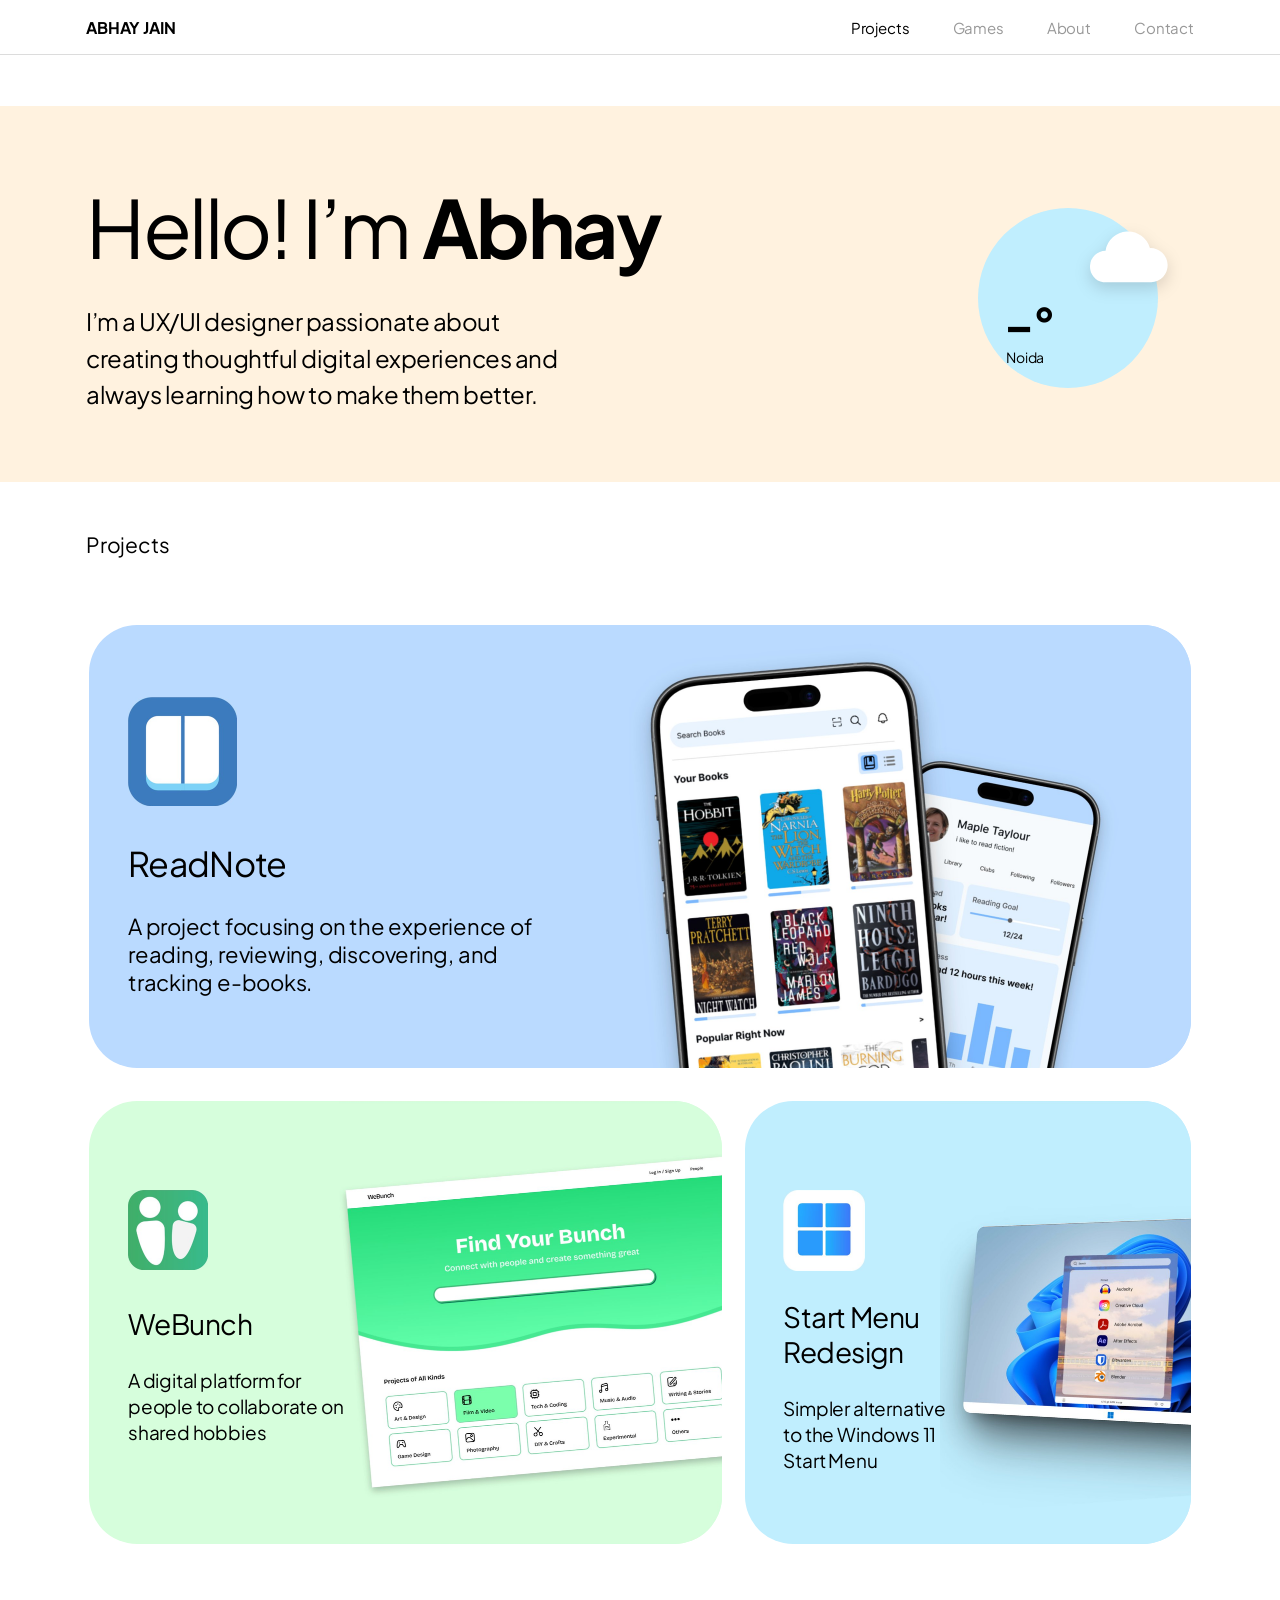
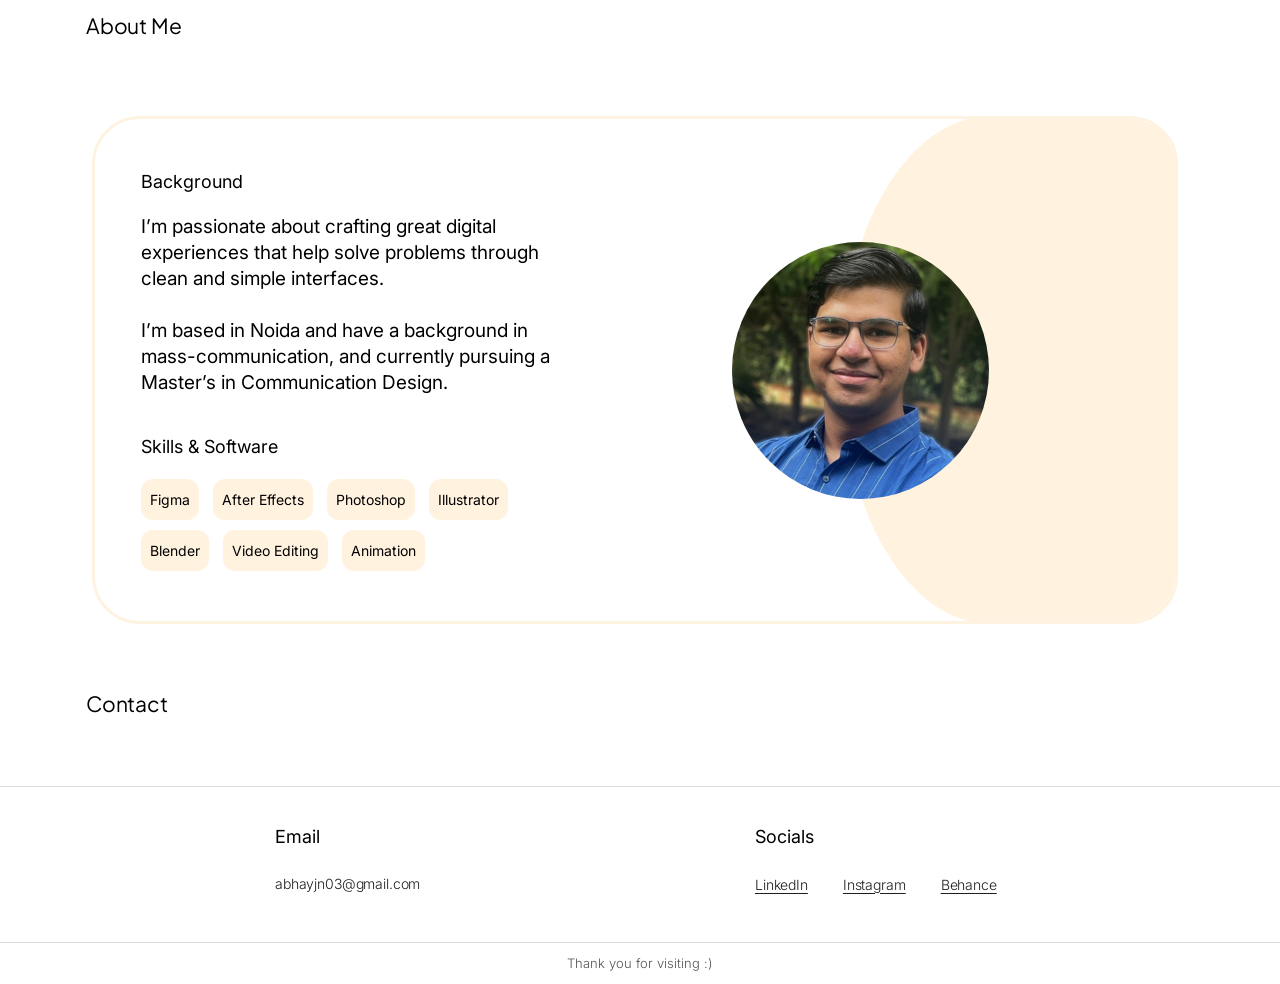
<file: index.html>
<!DOCTYPE html>
<html lang="en">
<head>
  <meta charset="UTF-8">
  <meta name="viewport" content="width=device-width, initial-scale=1">
  <title>Abhay Jain – UX/UI Designer</title>
  <meta name="description" content="Portfolio of Abhay Jain, a UX/UI designer creating thoughtful digital experiences.">

  <link rel="preconnect" href="https://fonts.googleapis.com">
  <link rel="preconnect" href="https://fonts.gstatic.com" crossorigin>
  <link href="https://fonts.googleapis.com/css2?family=Inter:wght@300;400;500;600&family=Plus+Jakarta+Sans:wght@300;400;500;600;700;800&display=swap" rel="stylesheet">
  <link rel="stylesheet" href="css/style.css">
</head>
<body>

  <!-- Header -->
  <header class="site-header">
    <div class="wrap header-inner">
      <a class="logo" href="index.html">ABHAY JAIN</a>
      <nav class="nav" aria-label="Main">
        <a href="index.html" aria-current="page">Projects</a>
        <a href="games.html">Games</a>
        <a href="wip.html">About</a>
        <a href="wip.html">Contact</a>
      </nav>
    </div>
  </header>

  <main>

    <!-- Hero -->
    <section class="hero" aria-labelledby="hero-title">
      <div class="wrap">
        <h1 id="hero-title">Hello! I’m <strong>Abhay</strong></h1>
        <p class="hero-sub">
          I’m a UX/UI designer passionate about<br class="br-d">
          creating thoughtful digital experiences and<br class="br-d">
          always learning how to make them better.
        </p>

        <!-- Live weather for Noida (Open-Meteo) -->
        <div class="weather" data-weather data-icon="cloud" data-night="false">
          <button class="weather-circle" type="button" aria-expanded="false" aria-controls="weather-card" aria-label="Weather in Noida. Show details.">
            <svg class="weather-art" viewBox="0 0 120 120" aria-hidden="true" focusable="false">
              <defs>
                <path id="w-cloud" d="M28 70 a14 14 0 0 1 2-27.8 A20 20 0 0 1 69 40 a15 15 0 0 1 1 30 Z"/>
              </defs>

              <!-- sun -->
              <g class="ic ic-sun">
                <g class="rays" stroke="#FFC94D" stroke-width="6" stroke-linecap="round">
                  <line x1="60" y1="16" x2="60" y2="24"/><line x1="60" y1="88" x2="60" y2="96"/>
                  <line x1="16" y1="56" x2="24" y2="56"/><line x1="96" y1="56" x2="104" y2="56"/>
                  <line x1="29" y1="25" x2="35" y2="31"/><line x1="85" y1="81" x2="91" y2="87"/>
                  <line x1="91" y1="25" x2="85" y2="31"/><line x1="35" y1="81" x2="29" y2="87"/>
                </g>
                <circle cx="60" cy="56" r="22" fill="#FFC94D"/>
              </g>

              <!-- small sun peeking behind a cloud -->
              <g class="ic ic-sunsm">
                <g class="rays" stroke="#FFC94D" stroke-width="5" stroke-linecap="round">
                  <line x1="46" y1="8" x2="46" y2="15"/><line x1="12" y1="42" x2="19" y2="42"/>
                  <line x1="22" y1="18" x2="27" y2="23"/><line x1="70" y1="18" x2="65" y2="23"/>
                  <line x1="73" y1="42" x2="80" y2="42"/>
                </g>
                <circle cx="46" cy="42" r="17" fill="#FFC94D"/>
              </g>

              <!-- moon -->
              <g class="ic ic-moon">
                <path d="M70 18 a36 36 0 1 0 30 56 a30 30 0 0 1 -30 -56z" fill="#FFE9A8"/>
                <circle class="twinkle" cx="92" cy="26" r="3" fill="#fff"/>
                <circle class="twinkle t2" cx="104" cy="46" r="2.2" fill="#fff"/>
                <circle class="twinkle t3" cx="80" cy="50" r="1.8" fill="#fff"/>
              </g>

              <!-- small moon behind a cloud -->
              <g class="ic ic-moonsm">
                <path d="M52 12 a26 26 0 1 0 22 40 a21 21 0 0 1 -22 -40z" fill="#FFE9A8"/>
                <circle class="twinkle" cx="82" cy="18" r="2.6" fill="#fff"/>
                <circle class="twinkle t2" cx="94" cy="34" r="2" fill="#fff"/>
              </g>

              <!-- fog lines -->
              <g class="ic ic-fog" stroke="#fff" stroke-width="5" stroke-linecap="round">
                <line x1="30" y1="98" x2="86" y2="98"/><line x1="40" y1="108" x2="96" y2="108"/>
              </g>

              <!-- cloud -->
              <g class="ic ic-cloud">
                <use href="#w-cloud" transform="translate(12 22) scale(1.02)" fill="#fff"/>
              </g>

              <!-- rain -->
              <g class="ic ic-rain" stroke="#4F9BFF" stroke-width="5" stroke-linecap="round">
                <line class="drop" x1="44" y1="100" x2="40" y2="110"/>
                <line class="drop d2" x1="62" y1="100" x2="58" y2="110"/>
                <line class="drop d3" x1="80" y1="100" x2="76" y2="110"/>
              </g>

              <!-- snow -->
              <g class="ic ic-snow" fill="#fff">
                <circle class="flake" cx="44" cy="102" r="3.4"/>
                <circle class="flake d2" cx="62" cy="108" r="3.4"/>
                <circle class="flake d3" cx="80" cy="102" r="3.4"/>
              </g>

              <!-- lightning -->
              <path class="ic ic-bolt" d="M66 82 L52 104 H62 L56 118 L78 92 H67 Z" fill="#FFC94D"/>
            </svg>

            <span class="weather-temp" data-temp>--°</span>
            <span class="weather-place">Noida</span>
          </button>

          <div class="weather-card" id="weather-card" role="status" aria-live="polite">
            <p class="wc-place">Noida, India</p>
            <p class="wc-time" data-time>--:--</p>
            <p class="wc-date" data-date>&nbsp;</p>
            <p class="wc-cond" data-cond>Loading weather…</p>
            <dl class="wc-stats">
              <div><dt>Feels like</dt><dd data-feels>–</dd></div>
              <div><dt>Humidity</dt><dd data-humidity>–</dd></div>
              <div><dt>Wind</dt><dd data-wind>–</dd></div>
              <div><dt>Rain</dt><dd data-rain>–</dd></div>
            </dl>
            <p class="wc-credit">Weather data by <a href="https://open-meteo.com/" target="_blank" rel="noopener">Open-Meteo</a></p>
          </div>
        </div>
      </div>
    </section>

    <!-- Projects -->
    <section class="section section-projects" id="projects" aria-labelledby="projects-label">
      <div class="wrap">
        <h2 class="section-label" id="projects-label">Projects</h2>

        <div class="project-grid">

          <a class="card card-readnote" href="wip.html">
            <div class="card-text">
              <img class="card-icon" src="assets/readnote-icon.webp" width="109" height="109" alt="">
              <h3 class="card-title">ReadNote</h3>
              <p class="card-desc">
                A project focusing on the experience of<br class="br-d">
                reading, reviewing, discovering, and<br class="br-d">
                tracking e-books.
              </p>
            </div>
            <img class="card-mockup" src="assets/readnote-mockup.webp" width="562" height="443" alt="ReadNote app screens showing a book library and a reading profile">
          </a>

          <a class="card card-webunch" href="wip.html">
            <div class="card-text">
              <img class="card-icon" src="assets/webunch-icon.webp" width="80" height="80" alt="">
              <h3 class="card-title">WeBunch</h3>
              <p class="card-desc">
                A digital platform for<br class="br-d">
                people to collaborate on<br class="br-d">
                shared hobbies
              </p>
            </div>
            <img class="card-mockup" src="assets/webunch-mockup.webp" width="383" height="442" alt="WeBunch website with a search bar and project categories">
          </a>

          <a class="card card-startmenu" href="wip.html">
            <div class="card-text">
              <img class="card-icon" src="assets/startmenu-icon.webp" width="82" height="81" alt="">
              <h3 class="card-title">Start Menu<br>Redesign</h3>
              <p class="card-desc">
                Simpler alternative<br class="br-d">
                to the Windows 11<br class="br-d">
                Start Menu
              </p>
            </div>
            <img class="card-mockup" src="assets/startmenu-mockup.webp" width="250" height="442" alt="Redesigned Windows 11 Start Menu on a desktop">
          </a>

        </div>
      </div>
    </section>

    <!-- About -->
    <section class="section section-about" id="about" aria-labelledby="about-label">
      <div class="wrap">
        <h2 class="section-label" id="about-label">About Me</h2>

        <div class="about-card">
          <div class="about-shape" aria-hidden="true"></div>

          <div class="about-text">
            <h3 class="about-heading">Background</h3>
            <p>
              I’m passionate about crafting great digital<br class="br-d">
              experiences that help solve problems through<br class="br-d">
              clean and simple interfaces.
            </p>
            <p>
              I’m based in Noida and have a background in<br class="br-d">
              mass-communication, and currently pursuing a<br class="br-d">
              Master’s in Communication Design.
            </p>

            <h3 class="about-heading about-heading-skills">Skills &amp; Software</h3>
            <ul class="chips">
              <li>Figma</li>
              <li>After Effects</li>
              <li>Photoshop</li>
              <li>Illustrator</li>
              <li>Blender</li>
              <li>Video Editing</li>
              <li>Animation</li>
            </ul>
          </div>

          <img class="about-photo" src="assets/abhay.jpg" width="257" height="257" alt="Portrait of Abhay Jain">
        </div>
      </div>
    </section>

    <!-- Contact -->
    <section class="section section-contact" id="contact" aria-labelledby="contact-label">
      <div class="wrap">
        <h2 class="section-label" id="contact-label">Contact</h2>
      </div>
    </section>

  </main>

  <!-- Footer -->
  <footer class="site-footer">
    <div class="footer-top">
      <div class="footer-inner">
        <div class="footer-col">
          <h3 class="footer-heading">Email</h3>
          <a class="footer-link" href="mailto:abhayjn03@gmail.com">abhayjn03@gmail.com</a>
        </div>
        <div class="footer-col">
          <h3 class="footer-heading">Socials</h3>
          <ul class="socials">
            <!-- TODO: replace the "#" placeholders with your own profile URLs -->
            <li><a class="footer-link" href="#" target="_blank" rel="noopener">LinkedIn</a></li>
            <li><a class="footer-link" href="#" target="_blank" rel="noopener">Instagram</a></li>
            <li><a class="footer-link" href="#" target="_blank" rel="noopener">Behance</a></li>
          </ul>
        </div>
      </div>
    </div>
    <p class="footer-thanks">Thank you for visiting :)</p>
  </footer>

  <script src="js/weather.js" defer></script>
</body>
</html>
</file>
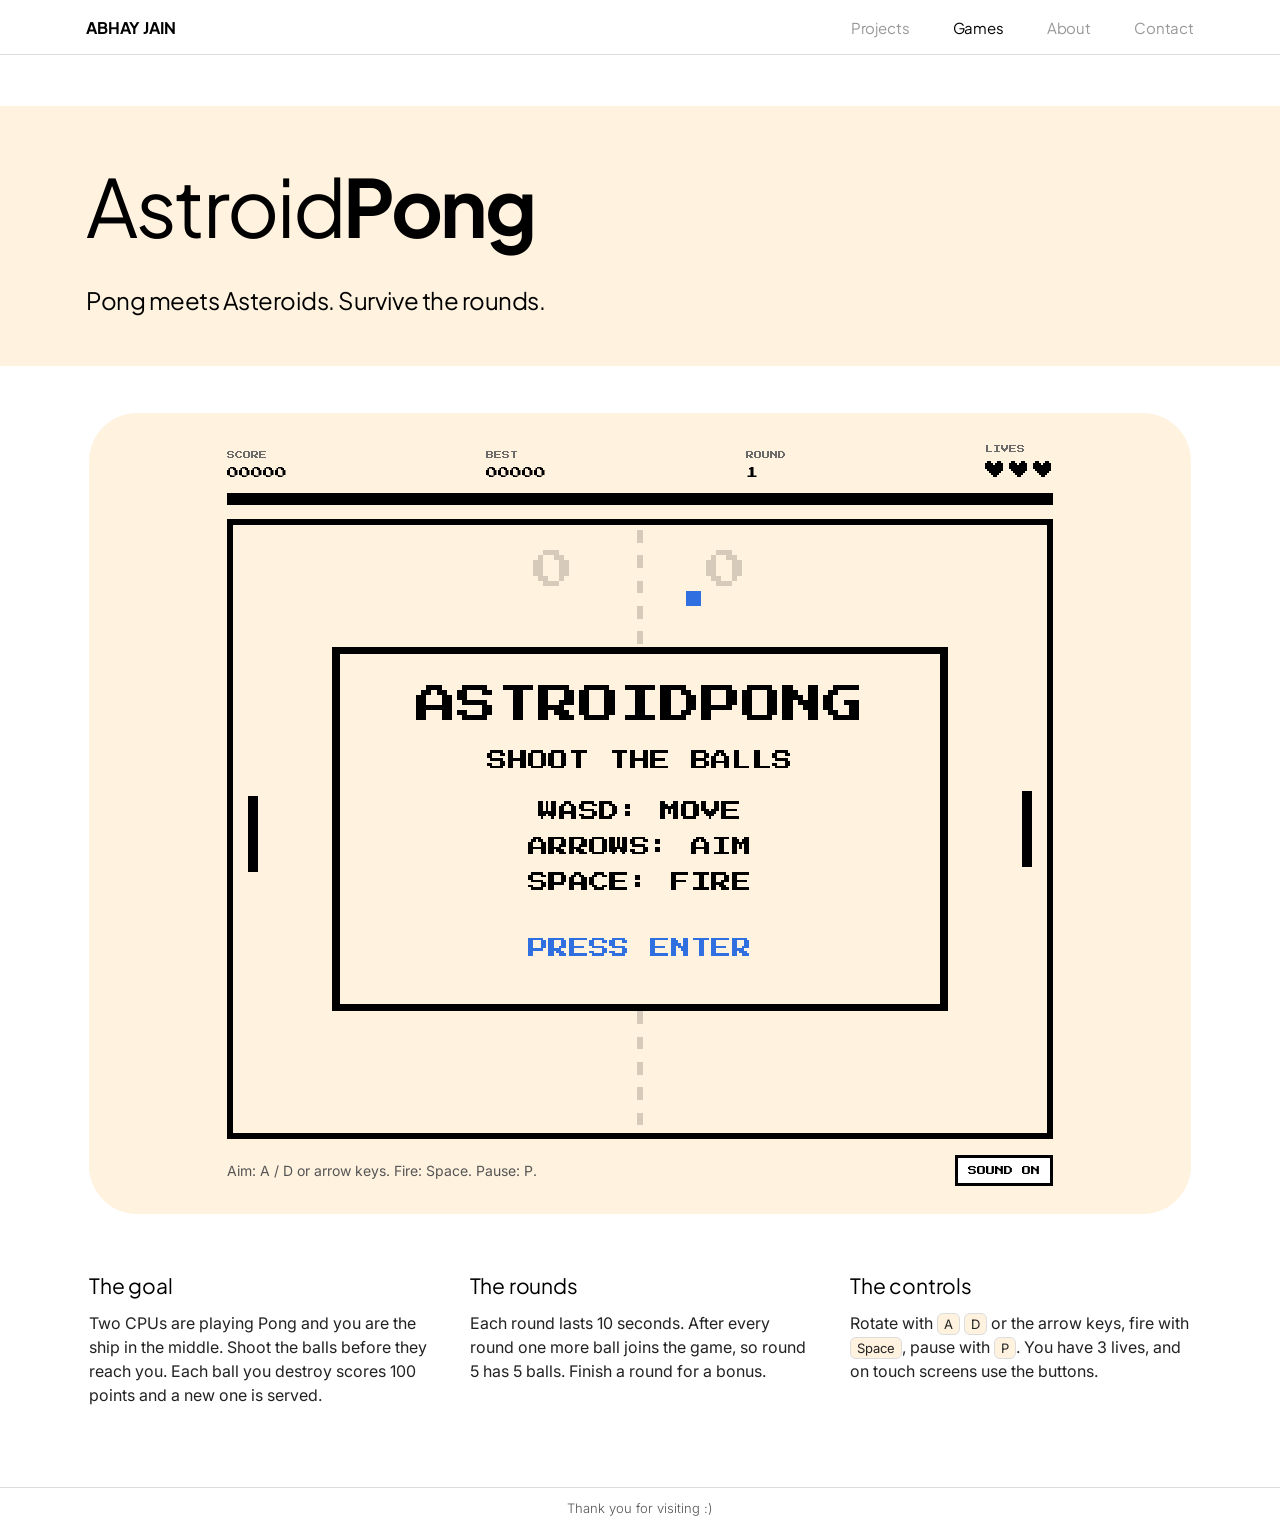
<file: astroidpong.html>
<!DOCTYPE html>
<html lang="en">
<head>
  <meta charset="UTF-8">
  <meta name="viewport" content="width=device-width, initial-scale=1">
  <title>AstroidPong – Abhay Jain</title>
  <meta name="description" content="AstroidPong: Pong meets Asteroids. Shoot the balls and survive 10-second rounds.">

  <link rel="preconnect" href="https://fonts.googleapis.com">
  <link rel="preconnect" href="https://fonts.gstatic.com" crossorigin>
  <link href="https://fonts.googleapis.com/css2?family=Inter:wght@300;400;500;600&family=Plus+Jakarta+Sans:wght@300;400;500;600;700;800&family=Press+Start+2P&display=swap" rel="stylesheet">
  <link rel="stylesheet" href="css/style.css">
  <link rel="stylesheet" href="css/games.css">
</head>
<body class="page-fill">

  <header class="site-header">
    <div class="wrap header-inner">
      <a class="logo" href="index.html">ABHAY JAIN</a>
      <nav class="nav" aria-label="Main">
        <a href="index.html">Projects</a>
        <a href="games.html" aria-current="page">Games</a>
        <a href="wip.html">About</a>
        <a href="wip.html">Contact</a>
      </nav>
    </div>
  </header>

  <main>
    <section class="hero hero-short" aria-labelledby="play-title">
      <div class="wrap">
        <h1 id="play-title">Astroid<strong>Pong</strong></h1>
        <p class="hero-sub">Pong meets Asteroids. Survive the rounds.</p>
      </div>
    </section>

    <section class="section section-play" aria-label="Game">
      <div class="wrap">
        <div class="game-stage" id="stage">
          <div class="game-frame">

            <div class="hud">
              <div class="hud-item"><span>SCORE</span><span id="hud-score">00000</span></div>
              <div class="hud-item"><span>BEST</span><span id="hud-best">00000</span></div>
              <div class="hud-item"><span>ROUND</span><span id="hud-round">1</span></div>
              <div class="hud-item"><span>LIVES</span><div class="hud-lives" id="hud-lives" role="img" aria-label="Lives"></div></div>
            </div>
            <div class="hud-time" aria-hidden="true"><span id="hud-bar"></span></div>

            <canvas id="game" width="320" height="240" role="img" aria-label="AstroidPong game. Use the left and right keys to aim the ship, and space to fire."></canvas>

            <div class="touch-controls" aria-label="Touch controls">
              <button type="button" data-touch="left" aria-label="Rotate left">&lt;</button>
              <button type="button" data-touch="fire" aria-label="Fire">FIRE</button>
              <button type="button" data-touch="right" aria-label="Rotate right">&gt;</button>
            </div>

            <div class="game-bar">
              <span class="keys">Aim: A / D or arrow keys. Fire: Space. Pause: P.</span>
              <button class="sound-btn" id="sound-btn" type="button" aria-pressed="true">SOUND ON</button>
            </div>

            <noscript><p class="noscript">AstroidPong needs JavaScript to run.</p></noscript>
          </div>
        </div>

        <div class="how">
          <div>
            <h3>The goal</h3>
            <p>Two CPUs are playing Pong and you are the ship in the middle. Shoot the balls before they reach you. Each ball you destroy scores 100 points and a new one is served.</p>
          </div>
          <div>
            <h3>The rounds</h3>
            <p>Each round lasts 10 seconds. After every round one more ball joins the game, so round 5 has 5 balls. Finish a round for a bonus.</p>
          </div>
          <div>
            <h3>The controls</h3>
            <p>Rotate with <kbd>A</kbd> <kbd>D</kbd> or the arrow keys, fire with <kbd>Space</kbd>, pause with <kbd>P</kbd>. You have 3 lives, and on touch screens use the buttons.</p>
          </div>
        </div>
      </div>
    </section>
  </main>

  <footer class="site-footer">
    <p class="footer-thanks wip-thanks">Thank you for visiting :)</p>
  </footer>
  <script src="js/astroidpong.js" defer></script>
</body>
</html>
</file>
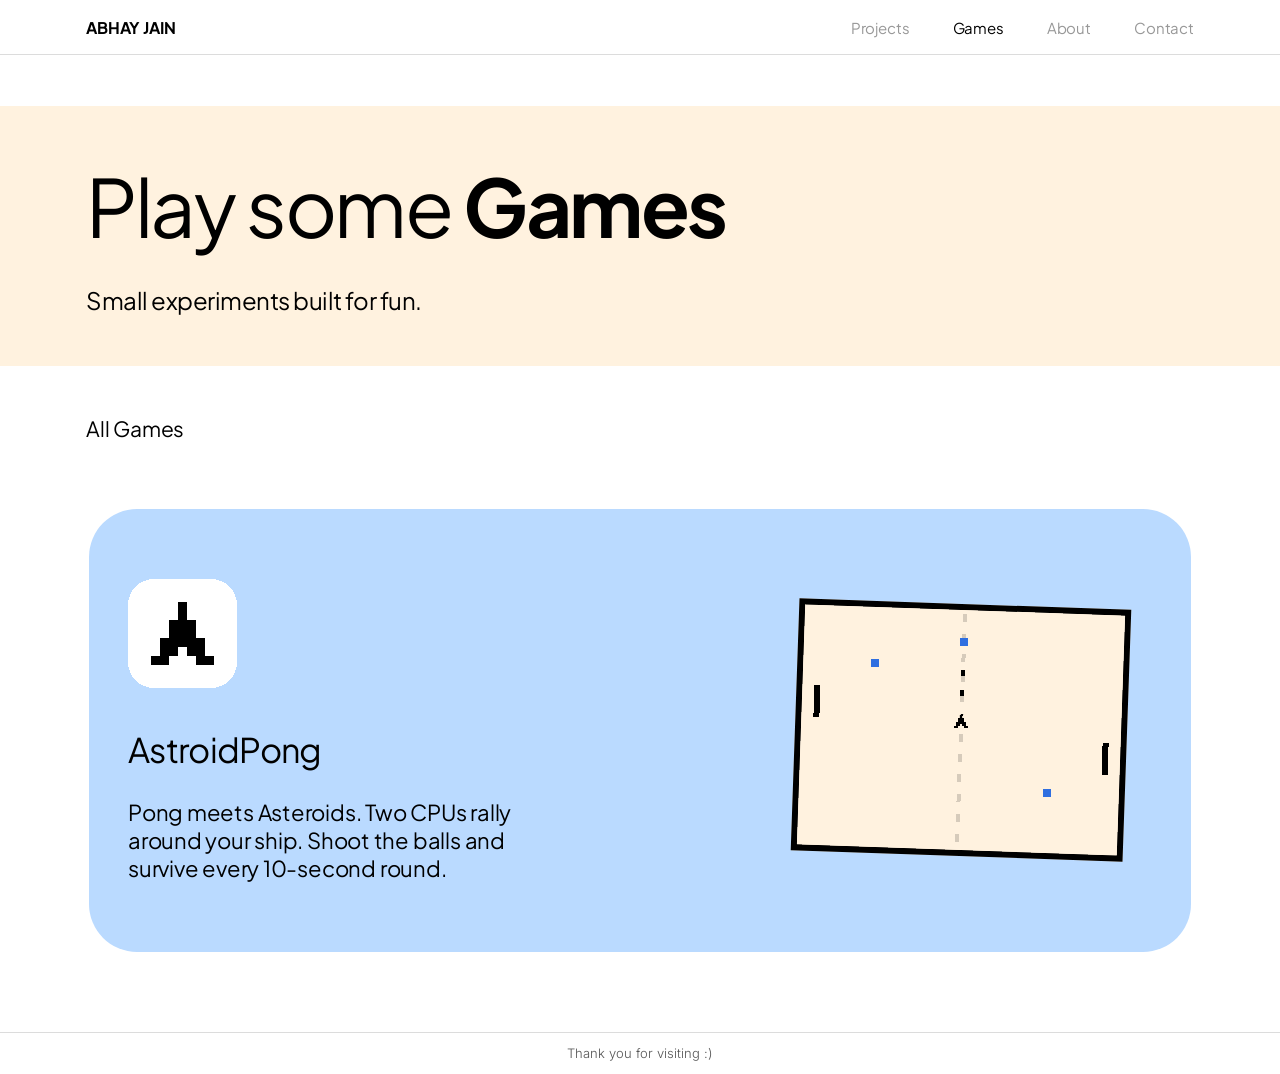
<file: games.html>
<!DOCTYPE html>
<html lang="en">
<head>
  <meta charset="UTF-8">
  <meta name="viewport" content="width=device-width, initial-scale=1">
  <title>Games – Abhay Jain</title>
  <meta name="description" content="Small games by Abhay Jain.">

  <link rel="preconnect" href="https://fonts.googleapis.com">
  <link rel="preconnect" href="https://fonts.gstatic.com" crossorigin>
  <link href="https://fonts.googleapis.com/css2?family=Inter:wght@300;400;500;600&family=Plus+Jakarta+Sans:wght@300;400;500;600;700;800&family=Press+Start+2P&display=swap" rel="stylesheet">
  <link rel="stylesheet" href="css/style.css">
  <link rel="stylesheet" href="css/games.css">
</head>
<body class="page-fill">

  <header class="site-header">
    <div class="wrap header-inner">
      <a class="logo" href="index.html">ABHAY JAIN</a>
      <nav class="nav" aria-label="Main">
        <a href="index.html">Projects</a>
        <a href="games.html" aria-current="page">Games</a>
        <a href="wip.html">About</a>
        <a href="wip.html">Contact</a>
      </nav>
    </div>
  </header>

  <main>
    <section class="hero hero-short" aria-labelledby="games-title">
      <div class="wrap">
        <h1 id="games-title">Play some <strong>Games</strong></h1>
        <p class="hero-sub">Small experiments built for fun.</p>
      </div>
    </section>

    <section class="section section-games" aria-labelledby="games-label">
      <div class="wrap">
        <h2 class="section-label" id="games-label">All Games</h2>

        <div class="project-grid">

          <a class="card card-game" href="astroidpong.html">
            <div class="card-text">
              <svg class="card-icon" viewBox="0 0 109 109" width="109" height="109" shape-rendering="crispEdges" aria-hidden="true">
                <rect width="109" height="109" rx="26" fill="#fff"/>
                <path transform="translate(23 23) scale(9)" d="M3 0h1v1h-1zM3 1h1v1h-1zM2 2h1v1h-1zM3 2h1v1h-1zM4 2h1v1h-1zM2 3h1v1h-1zM3 3h1v1h-1zM4 3h1v1h-1zM1 4h1v1h-1zM2 4h1v1h-1zM3 4h1v1h-1zM4 4h1v1h-1zM5 4h1v1h-1zM1 5h1v1h-1zM2 5h1v1h-1zM4 5h1v1h-1zM5 5h1v1h-1zM0 6h1v1h-1zM1 6h1v1h-1zM5 6h1v1h-1zM6 6h1v1h-1z" fill="#000"/>
              </svg>
              <h3 class="card-title">AstroidPong</h3>
              <p class="card-desc">
                Pong meets Asteroids. Two CPUs rally<br class="br-d">
                around your ship. Shoot the balls and<br class="br-d">
                survive every 10-second round.
              </p>
            </div>

            <svg class="game-art" viewBox="0 0 160 120" shape-rendering="crispEdges" role="img" aria-label="Pixel art preview of AstroidPong: two paddles, balls and a ship in the middle">
              <rect width="160" height="120" fill="#fff2df"/>
              <path d="M79 2h2v4h-2zM79 12h2v4h-2zM79 22h2v4h-2zM79 32h2v4h-2zM79 42h2v4h-2zM79 52h2v4h-2zM79 62h2v4h-2zM79 72h2v4h-2zM79 82h2v4h-2zM79 92h2v4h-2zM79 102h2v4h-2zM79 112h2v4h-2z" fill="#000" opacity=".16"/>
              <rect x="6" y="40" width="3" height="16" fill="#000"/>
              <rect x="151" y="64" width="3" height="16" fill="#000"/>
              <rect x="34" y="26" width="4" height="4" fill="#2f6fe0"/>
              <rect x="122" y="88" width="4" height="4" fill="#2f6fe0"/>
              <rect x="78" y="14" width="4" height="4" fill="#2f6fe0"/>
              <rect x="79" y="40" width="2" height="3" fill="#000"/>
              <rect x="79" y="30" width="2" height="3" fill="#000"/>
              <path transform="translate(76.5 52)" d="M3 0h1v1h-1zM3 1h1v1h-1zM2 2h1v1h-1zM3 2h1v1h-1zM4 2h1v1h-1zM2 3h1v1h-1zM3 3h1v1h-1zM4 3h1v1h-1zM1 4h1v1h-1zM2 4h1v1h-1zM3 4h1v1h-1zM4 4h1v1h-1zM5 4h1v1h-1zM1 5h1v1h-1zM2 5h1v1h-1zM4 5h1v1h-1zM5 5h1v1h-1zM0 6h1v1h-1zM1 6h1v1h-1zM5 6h1v1h-1zM6 6h1v1h-1z" fill="#000"/>
            </svg>
          </a>

        </div>
      </div>
    </section>
  </main>

  <footer class="site-footer">
    <p class="footer-thanks wip-thanks">Thank you for visiting :)</p>
  </footer>

</body>
</html>
</file>
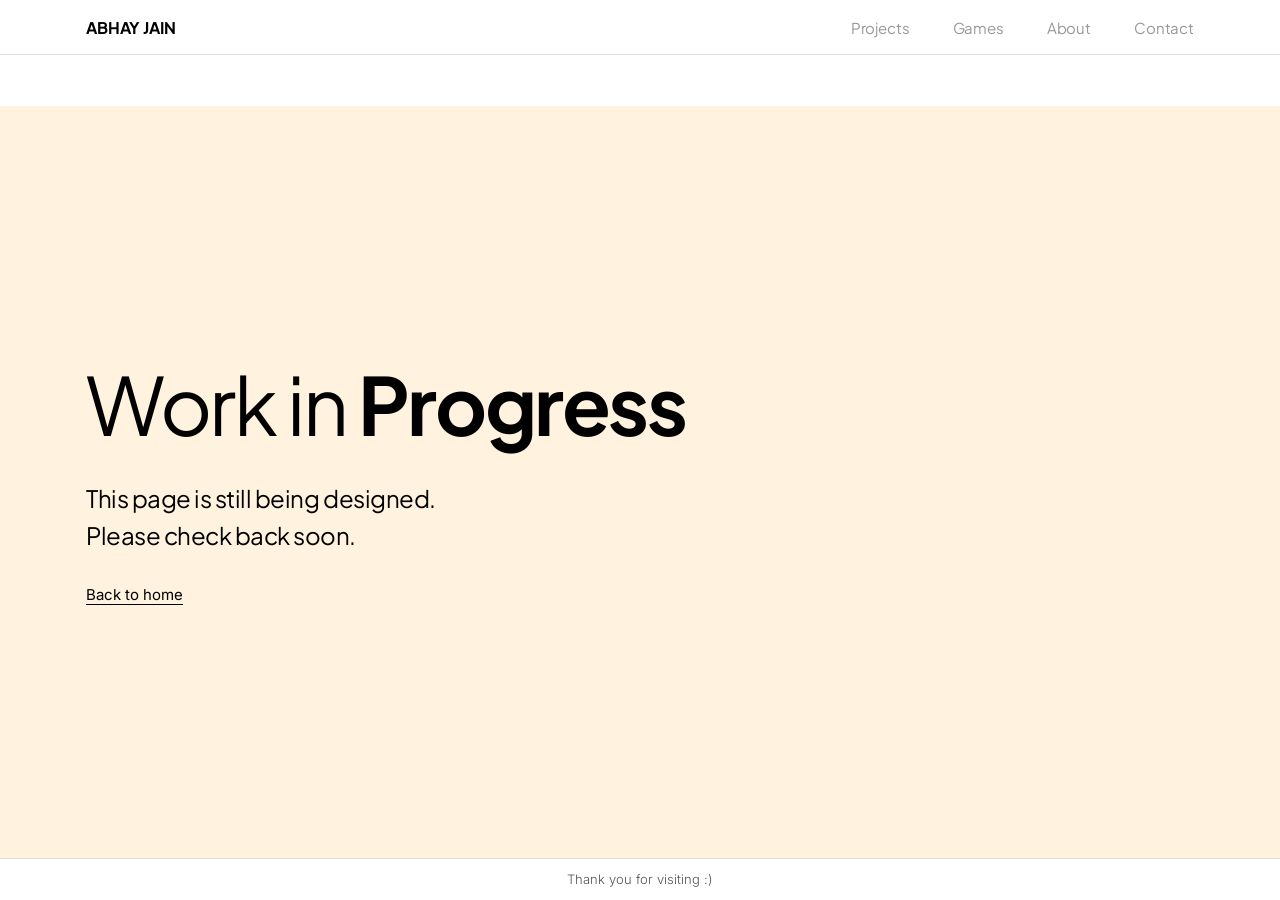
<file: wip.html>
<!DOCTYPE html>
<html lang="en">
<head>
  <meta charset="UTF-8">
  <meta name="viewport" content="width=device-width, initial-scale=1">
  <title>Work In Progress – Abhay Jain</title>
  <meta name="robots" content="noindex">

  <link rel="preconnect" href="https://fonts.googleapis.com">
  <link rel="preconnect" href="https://fonts.gstatic.com" crossorigin>
  <link href="https://fonts.googleapis.com/css2?family=Inter:wght@300;400;500;600&family=Plus+Jakarta+Sans:wght@300;400;500;600;700;800&display=swap" rel="stylesheet">
  <link rel="stylesheet" href="css/style.css">
</head>
<body class="page-wip">

  <header class="site-header">
    <div class="wrap header-inner">
      <a class="logo" href="index.html">ABHAY JAIN</a>
      <nav class="nav" aria-label="Main">
        <a href="index.html">Projects</a>
        <a href="games.html">Games</a>
        <a href="wip.html">About</a>
        <a href="wip.html">Contact</a>
      </nav>
    </div>
  </header>

  <main class="wip-main">
    <section class="hero wip-hero" aria-labelledby="wip-title">
      <div class="wrap">
        <h1 id="wip-title">Work in <strong>Progress</strong></h1>
        <p class="hero-sub">
          This page is still being designed.<br class="br-d">
          Please check back soon.
        </p>
        <a class="back-link" href="index.html">Back to home</a>
      </div>
    </section>
  </main>

  <footer class="site-footer">
    <p class="footer-thanks wip-thanks">Thank you for visiting :)</p>
  </footer>

</body>
</html>
</file>
<file: css/style.css>
/* ==========================================================================
   Abhay Jain – Portfolio
   Reference layout: 1246px wide. Content column is 1108px.
   ========================================================================== */

:root {
  --black: #000;
  --white: #fff;
  --cream: #fff2df;
  --blue: #badaff;
  --green: #d6fedc;
  --sky: #c0eefe;
  --grey-nav: #989898;
  --grey-text: #555;
  --line: #dcdcdc;

  --font-display: "Plus Jakarta Sans", system-ui, -apple-system, "Segoe UI", Roboto, sans-serif;
  --font-text: "Inter", system-ui, -apple-system, "Segoe UI", Roboto, sans-serif;

  --radius: 48px;
  --ease: cubic-bezier(0.2, 0.7, 0.2, 1);
}

*,
*::before,
*::after { box-sizing: border-box; }

html { -webkit-text-size-adjust: 100%; }

body {
  margin: 0;
  background: var(--white);
  color: var(--black);
  font-family: var(--font-display);
  font-weight: 400;
  -webkit-font-smoothing: antialiased;
  -moz-osx-font-smoothing: grayscale;
}

img { display: block; max-width: 100%; }
a { color: inherit; }
h1, h2, h3, p, ul { margin: 0; padding: 0; }
ul { list-style: none; }

.wrap {
  width: min(1108px, 100% - 48px);
  margin-inline: auto;
}

:focus-visible {
  outline: 3px solid var(--black);
  outline-offset: 4px;
  border-radius: 4px;
}

/* ---------- Header ---------- */

.site-header {
  position: sticky;
  top: 0;
  z-index: 10;
  height: 55px;
  background: var(--white);
  border-bottom: 1px solid var(--line);
}

.header-inner {
  height: 54px;
  display: flex;
  align-items: center;
  justify-content: space-between;
}

.logo {
  font-family: var(--font-display);
  font-weight: 700;
  font-size: 16px;
  letter-spacing: -0.01em;
  text-decoration: none;
  color: var(--black);
}

.nav {
  display: flex;
  gap: 43px;
}

.nav a {
  font-size: 15px;
  letter-spacing: -0.01em;
  color: var(--grey-nav);
  text-decoration: none;
  text-underline-offset: 6px;
  text-decoration-thickness: 1px;
  transition: color 0.2s ease;
}

.nav a[aria-current="page"] { color: var(--black); }

.nav a:hover { color: var(--black); text-decoration-line: underline; }

/* ---------- Hero ---------- */

.hero {
  margin-top: 51px;
  height: 376px;
  padding-top: 8px;
  display: flex;
  align-items: center;
  background: var(--cream);
}

.hero .wrap { width: min(1108px, 100% - 48px); }

.hero h1 {
  font-size: clamp(44px, 6.4vw, 80px);
  line-height: 1.1;
  font-weight: 400;
  letter-spacing: -0.03em;
}

.hero h1 strong { font-weight: 700; }

.hero-sub {
  margin-top: 32px;
  font-size: clamp(18px, 1.95vw, 24px);
  line-height: 36.5px;
  letter-spacing: -0.02em;
}

/* ---------- Sections ---------- */

.section-label {
  font-size: 21px;
  line-height: 31.5px;
  font-weight: 400;
  letter-spacing: -0.01em;
}

.section-projects { padding-top: 47px; }
.section-projects .section-label { margin-bottom: 64px; }

.section-about { padding-top: 66px; }
.section-about .section-label { margin-bottom: 75px; }

.section-contact { padding-top: 64px; padding-bottom: 66px; }

/* ---------- Project cards ---------- */

.project-grid {
  margin-inline: 3px;
  display: grid;
  grid-template-columns: 634fr 446fr;
  column-gap: 23px;
  row-gap: 33px;
}

.card {
  position: relative;
  display: flex;
  align-items: flex-start;
  height: 443px;
  border-radius: var(--radius);
  overflow: hidden;
  text-decoration: none;
  color: var(--black);
  isolation: isolate;
  cursor: pointer;
  transition: transform 0.3s var(--ease), box-shadow 0.3s var(--ease);
  -webkit-tap-highlight-color: transparent;
}

.card-readnote { grid-column: 1 / -1; background: var(--blue); }
.card-webunch  { background: var(--green); }
.card-startmenu { background: var(--sky); }

.card-text {
  position: relative;
  z-index: 1;
  padding-left: 39px;
}

.card-readnote .card-text { align-self: center; }
.card-webunch .card-text,
.card-startmenu .card-text { padding-top: 89px; }
.card-startmenu .card-text { padding-left: 38px; }

.card-icon { width: auto; height: auto; }

.card-title {
  font-weight: 400;
  letter-spacing: -0.02em;
}

.card-desc {
  letter-spacing: -0.01em;
  color: var(--black);
}

/* ReadNote */
.card-readnote .card-icon { width: 109px; margin-bottom: 37px; }
.card-readnote .card-title { font-size: 34px; line-height: 41px; margin-bottom: 28px; }
.card-readnote .card-desc { font-size: 22px; line-height: 28px; }

/* WeBunch + Start Menu */
.card-webunch .card-icon,
.card-startmenu .card-icon { width: 80px; }
.card-startmenu .card-icon { width: 82px; }
.card-webunch .card-icon { margin-bottom: 36px; }
.card-startmenu .card-icon { margin-bottom: 28px; }

.card-webunch .card-title,
.card-startmenu .card-title { font-size: 28px; line-height: 35px; margin-bottom: 26px; }

.card-webunch .card-desc,
.card-startmenu .card-desc { font-size: 19px; line-height: 26px; }

.card-mockup {
  position: absolute;
  top: 0;
  right: 0;
  height: 100%;
  width: auto;
  max-width: none;
  z-index: 0;
  transform-origin: 100% 100%;
  transition: transform 0.4s var(--ease);
}

/* Hover / focus: the whole card lifts and the artwork eases in a touch */
.card:hover,
.card:focus-visible {
  transform: translateY(-6px);
  box-shadow: 0 18px 36px rgba(0, 0, 0, 0.12);
}

.card:hover .card-mockup,
.card:focus-visible .card-mockup { transform: scale(1.035); }

.card:active { transform: translateY(-2px); box-shadow: 0 8px 18px rgba(0, 0, 0, 0.1); }

.card:focus-visible { outline: 3px solid var(--black); outline-offset: 4px; border-radius: var(--radius); }

/* ---------- About ---------- */

.about-card {
  position: relative;
  display: flex;
  align-items: center;
  min-height: 508px;
  margin: 0 16px 0 6px;
  padding: 49px 0 49px 46px;
  border: 3px solid #fef3e1;
  border-radius: var(--radius);
  overflow: hidden;
  font-family: var(--font-text);
}

.about-shape {
  position: absolute;
  top: -3px;
  right: -3px;
  bottom: -3px;
  width: 337px;
  background: var(--cream);
  border-radius: 150px 48px 48px 150px / 254px 48px 48px 254px;
}

.about-text { position: relative; z-index: 1; }

.about-heading {
  font-size: 18px;
  line-height: 24px;
  font-weight: 400;
}

.about-text p {
  font-size: 19px;
  line-height: 26px;
  margin-top: 20px;
}

.about-text p + p { margin-top: 26px; }

.about-heading-skills { margin-top: 39px; }

.chips {
  margin-top: 20px;
  max-width: 400px;
  display: flex;
  flex-wrap: wrap;
  gap: 10px 14px;
}

.chips li {
  padding: 12px 9px;
  background: var(--cream);
  border-radius: 12px;
  font-size: 14px;
  line-height: 17px;
}

.about-photo {
  position: absolute;
  z-index: 1;
  top: 50%;
  right: 186px;
  width: 257px;
  height: 257px;
  margin-top: -128.5px;
  border-radius: 50%;
  object-fit: cover;
}

/* ---------- Footer ---------- */

.site-footer {
  font-family: var(--font-text);
}

.footer-top {
  border-top: 1px solid var(--line);
  border-bottom: 1px solid var(--line);
  padding: 38px 0 47px;
}

.footer-inner {
  width: min(730px, 100% - 48px);
  margin-inline: auto;
  display: grid;
  grid-template-columns: 480px 1fr;
}

.footer-heading {
  font-size: 18px;
  line-height: 24px;
  font-weight: 400;
}

.footer-col > .footer-link,
.socials { display: block; margin-top: 25px; }

.footer-link {
  font-size: 14px;
  line-height: 20px;
  font-weight: 300;
  letter-spacing: -0.01em;
  color: #1f1f1f;
  text-underline-offset: 3px;
  text-decoration-thickness: 1px;
  transition: color 0.2s ease, text-decoration-thickness 0.2s ease;
}

.footer-col > .footer-link { text-decoration: none; display: inline-block; }

.footer-link:hover { color: #000; text-decoration-line: underline; text-decoration-thickness: 2px; }

.socials { display: flex; gap: 35px; }
.socials .footer-link { text-decoration: underline; }

.footer-thanks {
  padding: 10px 0 11px;
  text-align: center;
  font-size: 13px;
  line-height: 20px;
  font-weight: 300;
  color: var(--grey-text);
}

/* ---------- Responsive ---------- */

/* Below the full desktop width, stack the cards one per row */
@media (max-width: 1155px) {
  .project-grid { grid-template-columns: 1fr; }
  .card-readnote { grid-column: auto; }
  .about-card { margin-inline: 0; }
}

@media (max-width: 760px) {
  .footer-inner { grid-template-columns: 1fr; row-gap: 36px; }
}

@media (max-width: 700px) {
  .br-d { display: none; }

  .hero { height: auto; padding: 72px 0; }
  .hero-sub { margin-top: 20px; line-height: 1.5; }

  .section-projects { padding-top: 40px; }
  .section-projects .section-label,
  .section-about .section-label { margin-bottom: 32px; }
  .section-about { padding-top: 56px; }
  .section-contact { padding-top: 56px; padding-bottom: 40px; }

  .project-grid { margin-inline: 0; row-gap: 20px; }

  .card { flex-direction: column; height: auto; }
  .card-readnote .card-text,
  .card-webunch .card-text,
  .card-startmenu .card-text { align-self: stretch; padding: 32px 28px 8px; }

  .card-readnote .card-icon { width: 88px; margin-bottom: 24px; }
  .card-webunch .card-icon,
  .card-startmenu .card-icon { width: 68px; margin-bottom: 20px; }
  .card-readnote .card-title { font-size: 30px; line-height: 36px; margin-bottom: 14px; }
  .card-webunch .card-title,
  .card-startmenu .card-title { font-size: 26px; line-height: 32px; margin-bottom: 14px; }
  .card-readnote .card-desc { font-size: 19px; line-height: 26px; }

  .card-mockup {
    position: static;
    align-self: flex-end;
    height: auto;
    width: 100%;
    max-width: 420px;
    transform-origin: 100% 100%;
  }
  .card-readnote .card-mockup { max-width: 480px; }

  .about-card {
    flex-direction: column;
    align-items: flex-start;
    padding: 32px 24px 40px;
  }
  .about-shape {
    width: 62%;
    bottom: auto;
    height: 62%;
    border-radius: 140px 48px 48px 140px / 140px 48px 48px 140px;
  }
  .about-photo {
    position: relative;
    top: auto;
    right: auto;
    margin: 32px auto 0;
    width: 200px;
    height: 200px;
    order: 2;
  }
  .about-text { order: 1; }
  .chips { max-width: none; }
}

@media (prefers-reduced-motion: reduce) {
  .card,
  .card-mockup,
  .nav a,
  .footer-link { transition: none; }
  .card:hover,
  .card:focus-visible { transform: none; }
  .card:hover .card-mockup,
  .card:focus-visible .card-mockup { transform: none; }
}

/* ---------- Work In Progress page ---------- */

.page-wip {
  min-height: 100vh;
  display: flex;
  flex-direction: column;
}

.wip-main { flex: 1; display: flex; }

.wip-hero {
  flex: 1;
  height: auto;
  min-height: 376px;
  padding-top: 0;
  margin-top: 51px;
}

.page-wip .nav a { color: var(--grey-nav); }
.page-wip .nav a:hover { color: var(--black); }

.back-link {
  display: inline-block;
  margin-top: 32px;
  font-family: var(--font-text);
  font-size: 15px;
  font-weight: 400;
  color: var(--black);
  text-underline-offset: 4px;
  text-decoration-thickness: 1px;
  transition: text-decoration-thickness 0.2s ease;
}

.back-link:hover { text-decoration-thickness: 2px; }

.wip-thanks { border-top: 1px solid var(--line); }

/* ---------- Weather circle (hero) ---------- */

.hero .wrap { position: relative; }

.weather {
  --size: 180px;
  position: absolute;
  top: 50%;
  right: 36px;
  width: var(--size);
  height: var(--size);
  transform: translateY(-50%);
  z-index: 2;
}

.weather-circle {
  position: relative;
  display: block;
  width: 100%;
  height: 100%;
  padding: 0;
  border: 0;
  border-radius: 50%;
  background: var(--sky);
  color: var(--black);
  font-family: var(--font-display);
  text-align: left;
  cursor: pointer;
  transition: transform 0.35s var(--ease), box-shadow 0.35s var(--ease), background-color 0.4s ease, color 0.4s ease;
  -webkit-tap-highlight-color: transparent;
}

.weather[data-night="true"] .weather-circle { background: #2b3a67; color: var(--white); }

.weather:hover .weather-circle,
.weather.is-open .weather-circle,
.weather-circle:focus-visible {
  transform: scale(1.05);
  box-shadow: 0 18px 36px rgba(0, 0, 0, 0.12);
}

.weather-circle:focus-visible { outline: 3px solid var(--black); outline-offset: 4px; }

.weather-temp {
  position: absolute;
  left: 26px;
  bottom: 42px;
  font-size: 46px;
  line-height: 1;
  font-weight: 700;
  letter-spacing: -0.04em;
}

.weather-place {
  position: absolute;
  left: 28px;
  bottom: 24px;
  font-size: 14px;
  line-height: 1;
  letter-spacing: -0.01em;
}

/* Artwork pokes out of the top-right of the circle */
.weather-art {
  position: absolute;
  top: -30px;
  right: -34px;
  width: 134px;
  height: 134px;
  overflow: visible;
  filter: drop-shadow(0 6px 8px rgba(0, 0, 0, 0.14));
  animation: weather-float 5s ease-in-out infinite;
  pointer-events: none;
}

.weather-art .ic { display: none; }

.weather[data-icon="sun"] .ic-sun,
.weather[data-icon="moon"] .ic-moon,
.weather[data-icon="partly-day"] :is(.ic-sunsm, .ic-cloud),
.weather[data-icon="partly-night"] :is(.ic-moonsm, .ic-cloud),
.weather[data-icon="cloud"] .ic-cloud,
.weather[data-icon="fog"] :is(.ic-cloud, .ic-fog),
.weather[data-icon="rain"] :is(.ic-cloud, .ic-rain),
.weather[data-icon="snow"] :is(.ic-cloud, .ic-snow),
.weather[data-icon="storm"] :is(.ic-cloud, .ic-bolt) { display: inline; }

.weather-art .rays { transform-box: fill-box; transform-origin: center; animation: weather-spin 24s linear infinite; }
.weather-art .drop { animation: weather-drop 1.1s linear infinite; }
.weather-art .flake { animation: weather-drop 2.4s linear infinite; }
.weather-art .d2 { animation-delay: -0.4s; }
.weather-art .d3 { animation-delay: -0.8s; }
.weather-art .twinkle { animation: weather-twinkle 2.6s ease-in-out infinite; }
.weather-art .t2 { animation-delay: -0.9s; }
.weather-art .t3 { animation-delay: -1.7s; }
.weather-art .ic-bolt { animation: weather-flash 3s ease-in-out infinite; }

@keyframes weather-float { 50% { transform: translateY(-5px); } }
@keyframes weather-spin { to { transform: rotate(360deg); } }
@keyframes weather-drop {
  0%   { transform: translateY(-4px); opacity: 0; }
  30%  { opacity: 1; }
  100% { transform: translateY(10px); opacity: 0; }
}
@keyframes weather-twinkle { 50% { opacity: 0.25; } }
@keyframes weather-flash { 0%, 80%, 100% { opacity: 1; } 86% { opacity: 0.3; } 92% { opacity: 1; } }

/* Details card: time + more weather info */
.weather-card {
  position: absolute;
  top: 50%;
  right: calc(100% + 18px);
  width: 250px;
  padding: 22px 24px 18px;
  background: var(--white);
  border-radius: 28px;
  box-shadow: 0 18px 40px rgba(0, 0, 0, 0.14);
  opacity: 0;
  visibility: hidden;
  pointer-events: none;
  transform: translate(10px, -50%);
  transition: opacity 0.25s ease, transform 0.35s var(--ease), visibility 0s linear 0.25s;
}

/* invisible bridge so the card stays open while the pointer crosses the gap */
.weather-card::before { content: ""; position: absolute; top: 0; bottom: 0; left: 100%; width: 22px; }

.weather:hover .weather-card,
.weather.is-open .weather-card,
.weather:focus-within .weather-card {
  opacity: 1;
  visibility: visible;
  pointer-events: auto;
  transform: translate(0, -50%);
  transition-delay: 0s;
}

.wc-place { font-size: 13px; line-height: 18px; color: var(--grey-text); }

.wc-time {
  margin-top: 6px;
  font-size: 34px;
  line-height: 1.1;
  font-weight: 700;
  letter-spacing: -0.03em;
  font-variant-numeric: tabular-nums;
}

.wc-date { margin-top: 2px; font-size: 14px; line-height: 20px; color: var(--grey-text); }

.wc-cond {
  margin-top: 14px;
  padding-top: 14px;
  border-top: 1px solid var(--line);
  font-size: 18px;
  line-height: 24px;
  font-weight: 500;
  letter-spacing: -0.01em;
}

.wc-stats {
  margin: 12px 0 0;
  display: grid;
  grid-template-columns: 1fr 1fr;
  gap: 12px 16px;
}

.wc-stats dt { font-family: var(--font-text); font-size: 12px; line-height: 16px; color: var(--grey-text); }
.wc-stats dd { margin: 2px 0 0; font-size: 16px; line-height: 22px; font-weight: 600; letter-spacing: -0.01em; }

.wc-credit { margin-top: 16px; font-family: var(--font-text); font-size: 11px; line-height: 16px; font-weight: 300; color: var(--grey-text); }
.wc-credit a { text-underline-offset: 2px; }
.wc-credit a:hover { color: var(--black); }

/* Smaller screens: circle sits under the intro text, card opens below it */
@media (max-width: 1100px) {
  .weather-card {
    top: calc(100% + 18px);
    right: 0;
    left: auto;
    transform: translate(0, 10px);
  }
  .weather-card::before { top: -22px; bottom: auto; left: 0; right: 0; width: auto; height: 22px; }
  .weather:hover .weather-card,
  .weather.is-open .weather-card,
  .weather:focus-within .weather-card { transform: translate(0, 0); }
}

@media (max-width: 700px) {
  .weather {
    --size: 150px;
    position: relative;
    top: auto;
    right: auto;
    margin: 56px 0 0 20px;
    transform: none;
  }
  .weather-card { left: 0; right: auto; }
  .weather-temp { left: 20px; bottom: 34px; font-size: 38px; }
  .weather-place { left: 22px; bottom: 18px; font-size: 13px; }
  .weather-art { top: -26px; right: -28px; width: 112px; height: 112px; }
}

@media (prefers-reduced-motion: reduce) {
  .weather-art,
  .weather-art .rays,
  .weather-art .drop,
  .weather-art .flake,
  .weather-art .twinkle,
  .weather-art .ic-bolt { animation: none; }
  .weather-circle,
  .weather-card { transition: none; }
}

@media (max-width: 520px) {
  .nav { gap: 16px; }
  .nav a { font-size: 14px; }
  .logo { font-size: 14px; }
}
</file>
<file: css/games.css>
/* ==========================================================================
   Games pages (games.html, astroidpong.html)
   ========================================================================== */

:root { --pixel: "Press Start 2P", ui-monospace, "SFMono-Regular", Menlo, Consolas, monospace; }

.page-fill { min-height: 100vh; display: flex; flex-direction: column; }
.page-fill > main { flex: 1; }

.hero-short { height: 260px; }

/* ---------- Games page: tiles ---------- */

.section-games { padding-top: 47px; padding-bottom: 80px; }
.section-games .section-label { margin-bottom: 64px; }

.card-game { grid-column: 1 / -1; background: var(--blue); }
.card-game .card-text { align-self: center; }
.card-game .card-icon { width: 109px; height: 109px; margin-bottom: 37px; }
.card-game .card-title { font-size: 34px; line-height: 41px; margin-bottom: 28px; }
.card-game .card-desc { font-size: 22px; line-height: 28px; }

.game-art {
  position: absolute;
  top: 50%;
  right: 64px;
  width: 332px;
  height: 252px;
  border: 6px solid var(--black);
  background: var(--cream);
  transform: translateY(-50%) rotate(2deg);
  transition: transform 0.4s var(--ease);
  z-index: 0;
}

.card:hover .game-art,
.card:focus-visible .game-art { transform: translateY(-50%) rotate(0deg) scale(1.04); }

/* ---------- Game page ---------- */

.section-play { padding-top: 47px; }

.game-stage {
  margin-inline: 3px;
  padding: 32px 28px 28px;
  background: var(--cream);
  border-radius: var(--radius);
}

.game-stage.shake { animation: stage-shake 0.28s linear; }

@keyframes stage-shake {
  0%, 100% { transform: translate(0, 0); }
  20% { transform: translate(-5px, 2px); }
  40% { transform: translate(5px, -2px); }
  60% { transform: translate(-3px, -2px); }
  80% { transform: translate(3px, 2px); }
}

.game-frame {
  width: min(100%, max(320px, min(840px, calc((100svh - 280px) * 4 / 3))));
  margin-inline: auto;
}

.hud {
  display: flex;
  justify-content: space-between;
  align-items: flex-end;
  gap: 12px;
  margin-bottom: 14px;
  font-family: var(--pixel);
  font-size: 12px;
  line-height: 1;
}

.hud-item span:first-child { display: block; margin-bottom: 8px; font-size: 8px; color: #6b6b6b; }
.hud-lives { display: flex; gap: 4px; height: 18px; }
.hud-lives svg { color: var(--black); }
.hud-lives svg.lost { opacity: 0.18; }

.hud-time {
  height: 12px;
  margin-bottom: 14px;
  border: 3px solid var(--black);
  background: var(--white);
}
.hud-time span { display: block; height: 100%; width: 100%; background: var(--black); }

#game {
  display: block;
  width: 100%;
  aspect-ratio: 4 / 3;
  background: var(--cream);
  border: 6px solid var(--black);
  image-rendering: pixelated;
  image-rendering: pixelated;
  touch-action: none;
  cursor: pointer;
}

.game-bar {
  margin-top: 16px;
  display: flex;
  justify-content: space-between;
  align-items: center;
  gap: 16px;
  font-family: var(--font-text);
  font-size: 14px;
  color: var(--grey-text);
}

.sound-btn {
  padding: 8px 10px;
  font-family: var(--pixel);
  font-size: 9px;
  color: var(--black);
  background: var(--white);
  border: 3px solid var(--black);
  cursor: pointer;
  transition: background-color 0.15s ease, transform 0.1s ease;
}
.sound-btn:hover { background: var(--blue); }
.sound-btn:active { transform: translateY(2px); }

.touch-controls { display: none; margin-top: 18px; justify-content: center; gap: 14px; }

.touch-controls button {
  min-width: 84px;
  height: 60px;
  padding: 0 14px;
  font-family: var(--pixel);
  font-size: 14px;
  color: var(--black);
  background: var(--white);
  border: 4px solid var(--black);
  touch-action: none;
  user-select: none;
  -webkit-user-select: none;
}
.touch-controls button.is-down { background: var(--blue); transform: translateY(2px); }

@media (pointer: coarse) { .touch-controls { display: flex; } .game-bar .keys { display: none; } }

.how {
  margin: 56px 3px 80px;
  display: grid;
  grid-template-columns: repeat(3, 1fr);
  gap: 40px;
  font-family: var(--font-text);
}
.how h3 { font-family: var(--font-display); font-size: 21px; line-height: 31px; font-weight: 400; letter-spacing: -0.01em; }
.how p { margin-top: 10px; font-size: 16px; line-height: 24px; color: #222; }
.how kbd {
  display: inline-block;
  padding: 0 6px;
  font-family: var(--font-text);
  font-size: 13px;
  line-height: 20px;
  background: var(--cream);
  border: 1px solid var(--line);
  border-radius: 6px;
}

.noscript { padding: 24px; text-align: center; font-family: var(--font-text); }

@media (max-width: 1155px) {
  .game-stage { margin-inline: 0; }
}

@media (max-width: 800px) {
  .how { grid-template-columns: 1fr; gap: 28px; margin-top: 40px; }
}

@media (max-width: 700px) {
  .hero-short { height: auto; padding: 56px 0; }
  .section-games { padding-top: 40px; }
  .section-games .section-label { margin-bottom: 32px; }

  .card-game .card-icon { width: 88px; height: 88px; margin-bottom: 24px; }
  .card-game .card-title { font-size: 30px; line-height: 36px; margin-bottom: 14px; }
  .card-game .card-desc { font-size: 19px; line-height: 26px; }
  .card-game .card-text { align-self: stretch; padding: 32px 28px 8px; }

  .game-art {
    position: relative;
    top: auto;
    right: auto;
    align-self: center;
    width: calc(100% - 56px);
    height: auto;
    aspect-ratio: 4 / 3;
    margin: 20px 0 32px;
    transform: rotate(2deg);
  }
  .card:hover .game-art,
  .card:focus-visible .game-art { transform: rotate(0deg) scale(1.03); }

  .game-stage { padding: 20px 14px 20px; border-radius: 32px; }
  .hud { font-size: 10px; }
  .hud-item span:first-child { font-size: 7px; }
  #game { border-width: 4px; }
}

@media (prefers-reduced-motion: reduce) {
  .game-stage.shake { animation: none; }
  .game-art { transition: none; }
}
</file>
